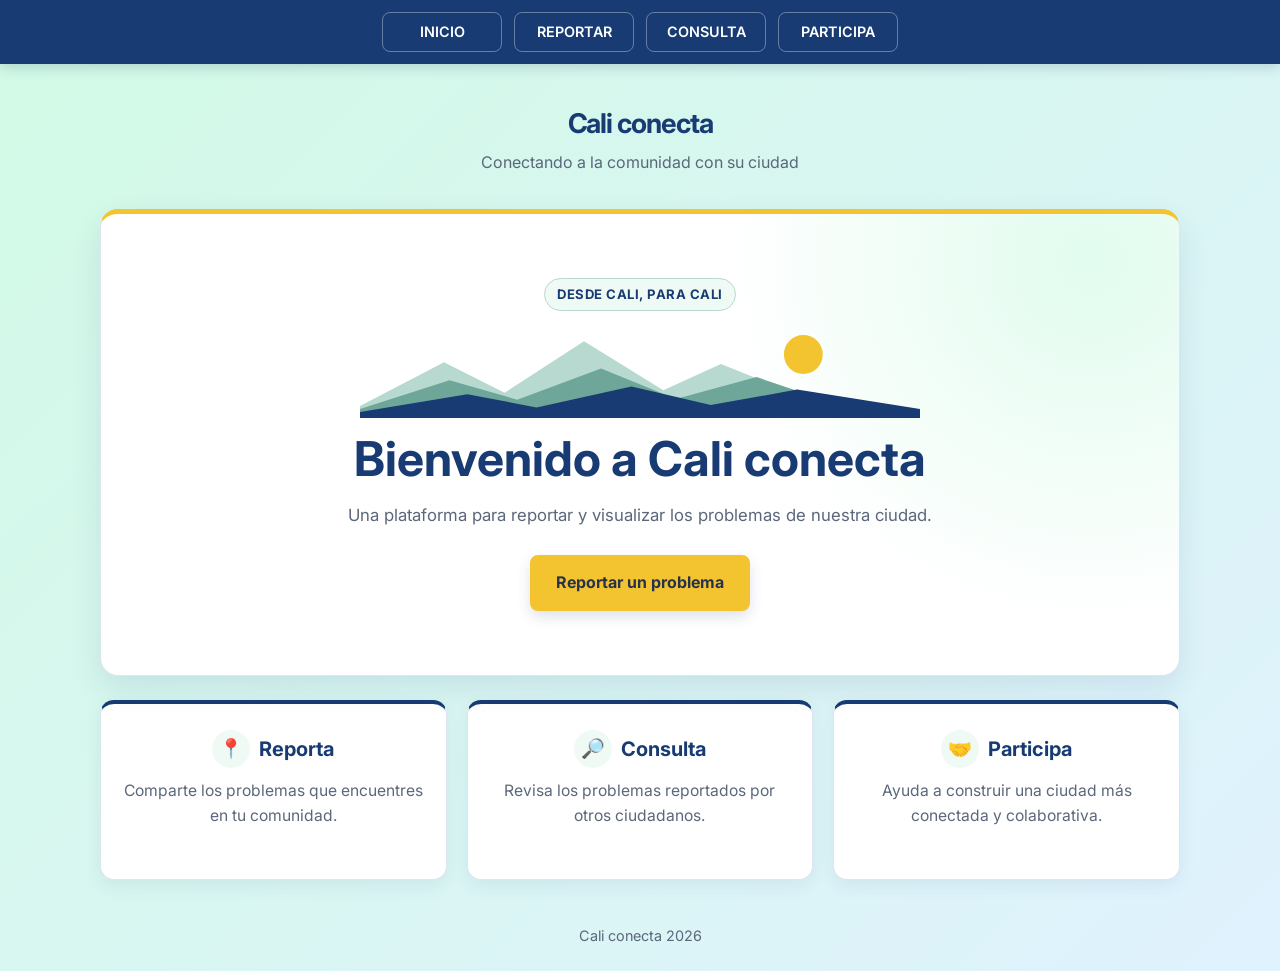
<file: home.html>
<!DOCTYPE html>
<html lang="es">
<head>
    <meta charset="UTF-8">
    <meta name="viewport" content="width=device-width, initial-scale=1.0">
    <title>Cali conecta</title>
    <link rel="stylesheet" href="style.css">
</head>
<body>
    <nav>
        <a href="home.html#inicio">inicio</a>
        <a href="reportar.html">reportar</a>
        <a href="consulta.html">consulta</a>
        <a href="participa.html">participa</a>

    </nav>
    <header class="encabezado">
        <p class="marca">Cali conecta</p>
        <p>Conectando a la comunidad con su ciudad</p>
    </header>
    <main>
        <section id="inicio" class="bienvenida">
            <span class="sello-ciudad">Desde Cali, para Cali</span>
            <svg class="ilustracion-cali" viewBox="0 0 720 120" role="img" aria-label="Ilustración de las montañas de Cali al amanecer">
                <circle cx="570" cy="38" r="25" fill="#f4c430" />
                <path d="M0 104 108 48l78 39 102-66 102 63 74-34 116 47v23H0Z" fill="#b7d9cf" />
                <path d="m0 108 115-37 87 25 108-40 96 39 104-28 110 37v16H0Z" fill="#6fa69a" />
                <path d="m0 112 138-23 89 17 122-27 102 24 111-20 158 25v12H0Z" fill="#173b72" />
            </svg>
            <h1>Bienvenido a Cali conecta</h1>
            <p>Una plataforma para reportar y visualizar los problemas de nuestra ciudad.</p>
            <a class="boton-principal" href="reportar.html">Reportar un problema</a>
        </section>

        <section class="informacion" aria-label="Información de la plataforma">
            <article class="tarjeta">
                <h2><span class="icono-tarjeta" aria-hidden="true">📍</span>Reporta</h2>
                <p>Comparte los problemas que encuentres en tu comunidad.</p>
            </article>
            <article class="tarjeta">
                <h2><span class="icono-tarjeta" aria-hidden="true">🔎</span>Consulta</h2>
                <p>Revisa los problemas reportados por otros ciudadanos.</p>
            </article>
            <article class="tarjeta">
                <h2><span class="icono-tarjeta" aria-hidden="true">🤝</span>Participa</h2>
                <p>Ayuda a construir una ciudad más conectada y colaborativa.</p>
            </article>
        </section>
    </main>
    <footer>
        <p>Cali conecta 2026</p>
    </footer>
</body>

</html>
</file>
<file: style.css>
@import url('https://fonts.googleapis.com/css2?family=Inter:wght@400;500;600;700&display=swap');

:root {
    color-scheme: light;
    --color-primary: #173b72;
    --color-primary-hover: #102d59;
    --color-accent: #f4c430;
    --color-background: #d1fae5;
    --color-background-end: #e0f2fe;
    --color-surface: #ffffff;
    --color-text: #17243b;
    --color-muted: #5b677a;
    --shadow-card: 0 12px 30px rgba(23, 59, 114, 0.1);
}

*,
*::before,
*::after {
    box-sizing: border-box;
}

html {
    min-width: 320px;
    scroll-behavior: smooth;
}

body {
    min-height: 100vh;
    margin: 0;
    background: linear-gradient(135deg, var(--color-background) 0%, var(--color-background-end) 100%);
    color: var(--color-text);
    font-family: 'Inter', system-ui, -apple-system, BlinkMacSystemFont, 'Segoe UI', sans-serif;
    line-height: 1.6;
}

nav {
    position: sticky;
    z-index: 10;
    top: 0;
    display: flex;
    justify-content: center;
    align-items: center;
    gap: 12px;
    width: 100%;
    height: 64px;
    padding: 12px 20px;
    overflow-x: auto;
    background: var(--color-primary);
    box-shadow: 0 3px 12px rgba(16, 45, 89, 0.18);
}

nav a {
    display: flex;
    flex: 0 0 120px;
    align-items: center;
    justify-content: center;
    height: 40px;
    padding: 0 12px;
    border: 1px solid rgba(255, 255, 255, 0.35);
    border-radius: 8px;
    color: #ffffff;
    font-size: 0.9rem;
    font-weight: 600;
    text-decoration: none;
    text-transform: uppercase;
    transition: background-color 160ms ease, border-color 160ms ease;
}

nav a:hover,
nav a:focus-visible {
    border-color: rgba(255, 255, 255, 0.35);
    background: var(--color-primary-hover);
}

nav a:focus-visible,
.boton-principal:focus-visible {
    outline: 3px solid var(--color-accent);
    outline-offset: 3px;
}

.encabezado {
    padding: 34px 20px 12px;
    text-align: center;
}

.encabezado p {
    margin: 4px 0;
}

.encabezado .marca {
    color: var(--color-primary);
    font-size: 1.7rem;
    font-weight: 700;
    letter-spacing: -0.04em;
}

.encabezado p:not(.marca) {
    color: var(--color-muted);
    font-size: 1rem;
}

main {
    width: min(100% - 40px, 1080px);
    margin: 0 auto;
    padding: 18px 0 36px;
}

.bienvenida {
    position: relative;
    overflow: hidden;
    padding: clamp(32px, 6vw, 64px) 24px;
    border: 1px solid #dce5f0;
    border-top: 5px solid var(--color-accent);
    border-radius: 18px;
    background:
        radial-gradient(circle at 92% 10%, rgba(209, 250, 229, 0.65), transparent 34%),
        var(--color-surface);
    box-shadow: var(--shadow-card);
    text-align: center;
}

.sello-ciudad {
    display: inline-block;
    margin-bottom: 14px;
    padding: 5px 12px;
    border: 1px solid #b7d9cf;
    border-radius: 999px;
    background: #effaf5;
    color: var(--color-primary);
    font-size: 0.82rem;
    font-weight: 700;
    letter-spacing: 0.04em;
    text-transform: uppercase;
}

.ilustracion-cali {
    display: block;
    width: min(100%, 560px);
    height: auto;
    margin: 0 auto 12px;
}

.bienvenida h1 {
    margin: 0 0 14px;
    color: var(--color-primary);
    font-size: clamp(2rem, 5vw, 3rem);
    line-height: 1.2;
}

.bienvenida p {
    max-width: 640px;
    margin: 0 auto 26px;
    color: var(--color-muted);
    font-size: 1.05rem;
}

.boton-principal {
    display: inline-block;
    padding: 13px 24px;
    border: 2px solid var(--color-accent);
    border-radius: 8px;
    background: var(--color-accent);
    color: #26334a;
    font-weight: 700;
    text-decoration: none;
    box-shadow: 0 6px 14px rgba(23, 59, 114, 0.14);
    transition: background-color 160ms ease, color 160ms ease, transform 160ms ease;
}

.boton-principal:hover {
    transform: translateY(-2px);
    background: var(--color-primary);
    color: #ffffff;
}

.informacion {
    display: grid;
    grid-template-columns: repeat(3, minmax(0, 1fr));
    gap: 20px;
    margin-top: 24px;
}

.tarjeta {
    min-width: 0;
    min-height: 180px;
    padding: 26px 22px;
    border: 1px solid #dce5f0;
    border-top: 4px solid var(--color-primary);
    border-radius: 14px;
    background: var(--color-surface);
    box-shadow: 0 6px 18px rgba(23, 59, 114, 0.07);
    text-align: center;
    transition: transform 160ms ease, box-shadow 160ms ease;
}

.tarjeta:hover {
    transform: translateY(-3px);
    box-shadow: var(--shadow-card);
}

.tarjeta h2 {
    display: flex;
    align-items: center;
    justify-content: center;
    gap: 9px;
    margin: 0 0 10px;
    color: var(--color-primary);
    font-size: 1.25rem;
}

.icono-tarjeta {
    display: inline-grid;
    width: 38px;
    height: 38px;
    place-items: center;
    border-radius: 50%;
    background: #effaf5;
    font-size: 1.2rem;
}

.tarjeta p {
    margin: 0;
    color: var(--color-muted);
    font-size: 0.98rem;
}

footer {
    padding: 8px 20px 24px;
    text-align: center;
}

footer p {
    margin: 0;
    color: var(--color-muted);
    font-size: 0.9rem;
}

@media (max-width: 700px) {
    nav {
        justify-content: flex-start;
        gap: 6px;
        height: 60px;
        padding: 10px 8px;
    }

    nav a {
        flex-basis: 100px;
        height: 40px;
        padding: 0 8px;
        font-size: 0.8rem;
    }

    .encabezado {
        padding-top: 26px;
    }

    main {
        width: min(100% - 28px, 520px);
        padding-top: 12px;
    }

    .informacion {
        grid-template-columns: 1fr;
        gap: 14px;
    }

    .tarjeta {
        min-height: 0;
        padding: 22px 18px;
    }
}

@media (prefers-reduced-motion: reduce) {
    *,
    *::before,
    *::after {
        scroll-behavior: auto !important;
        transition-duration: 0.01ms !important;
    }
}
</file>
